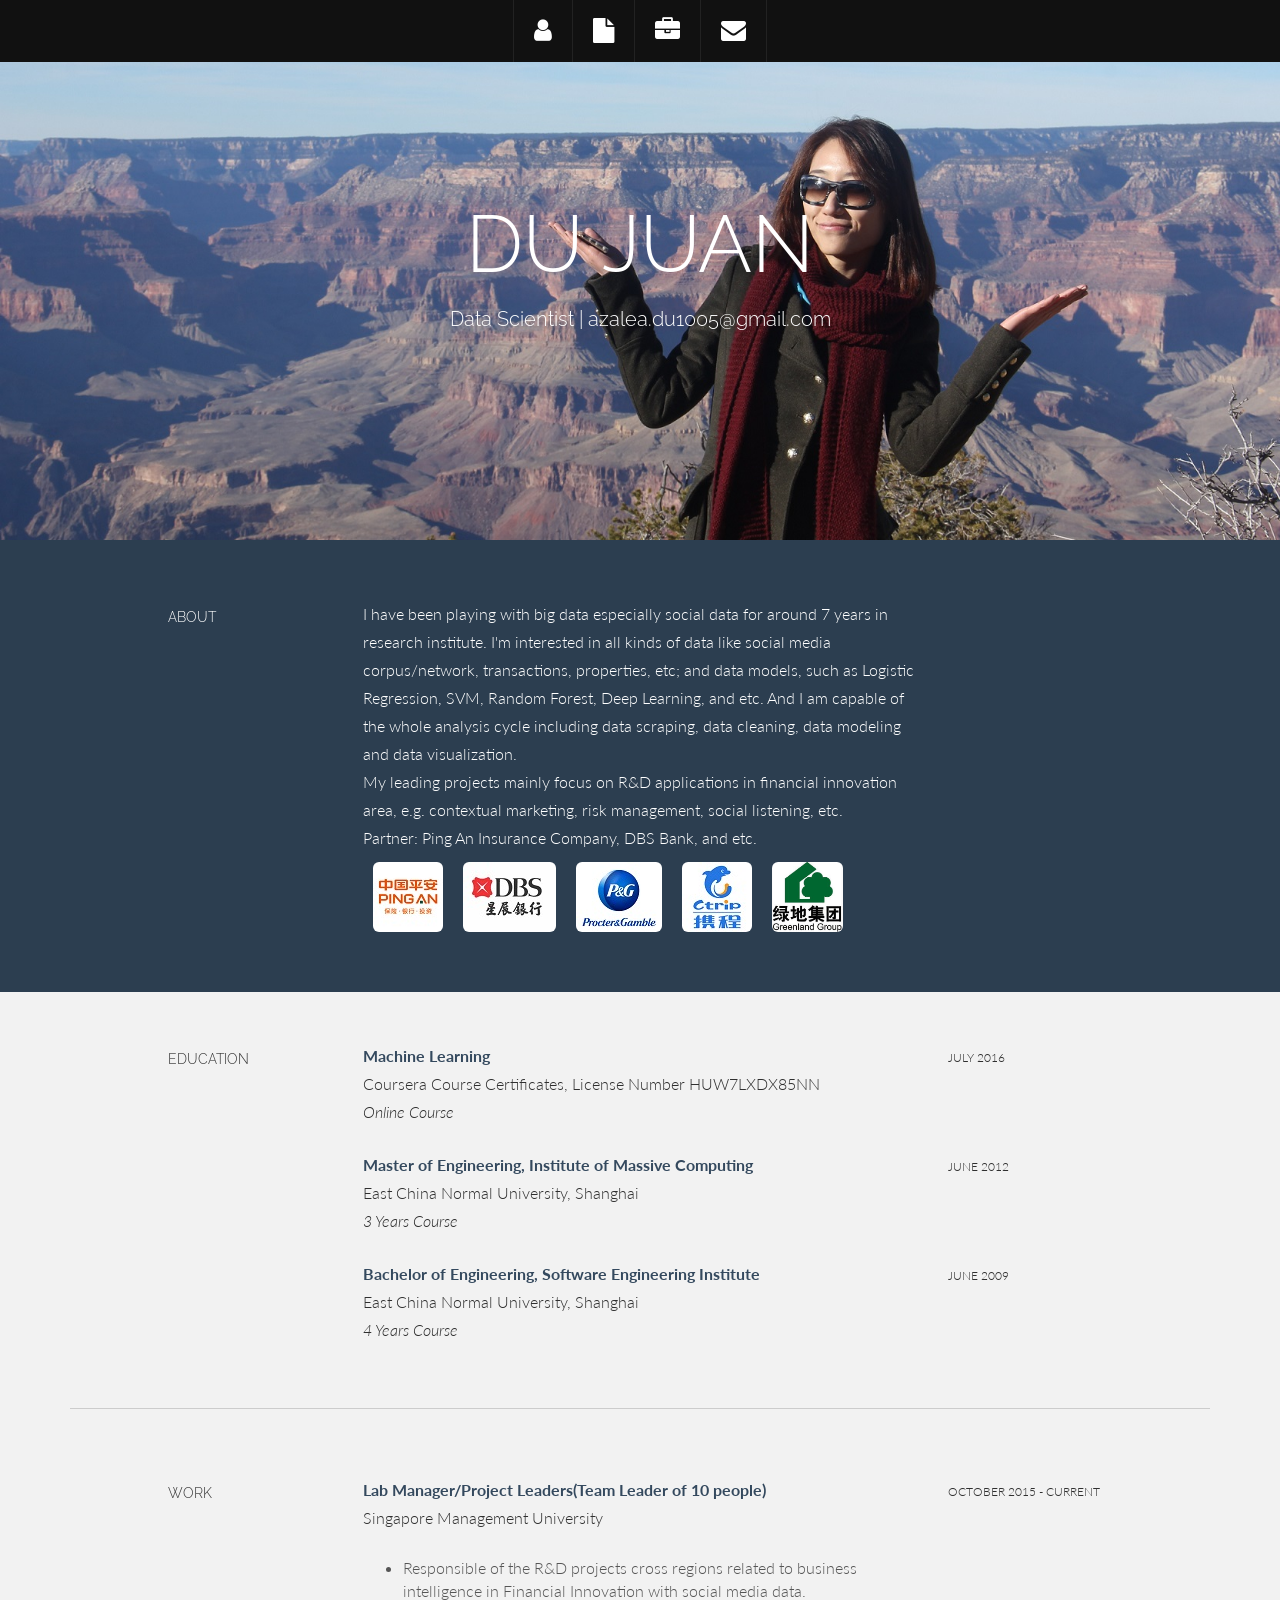
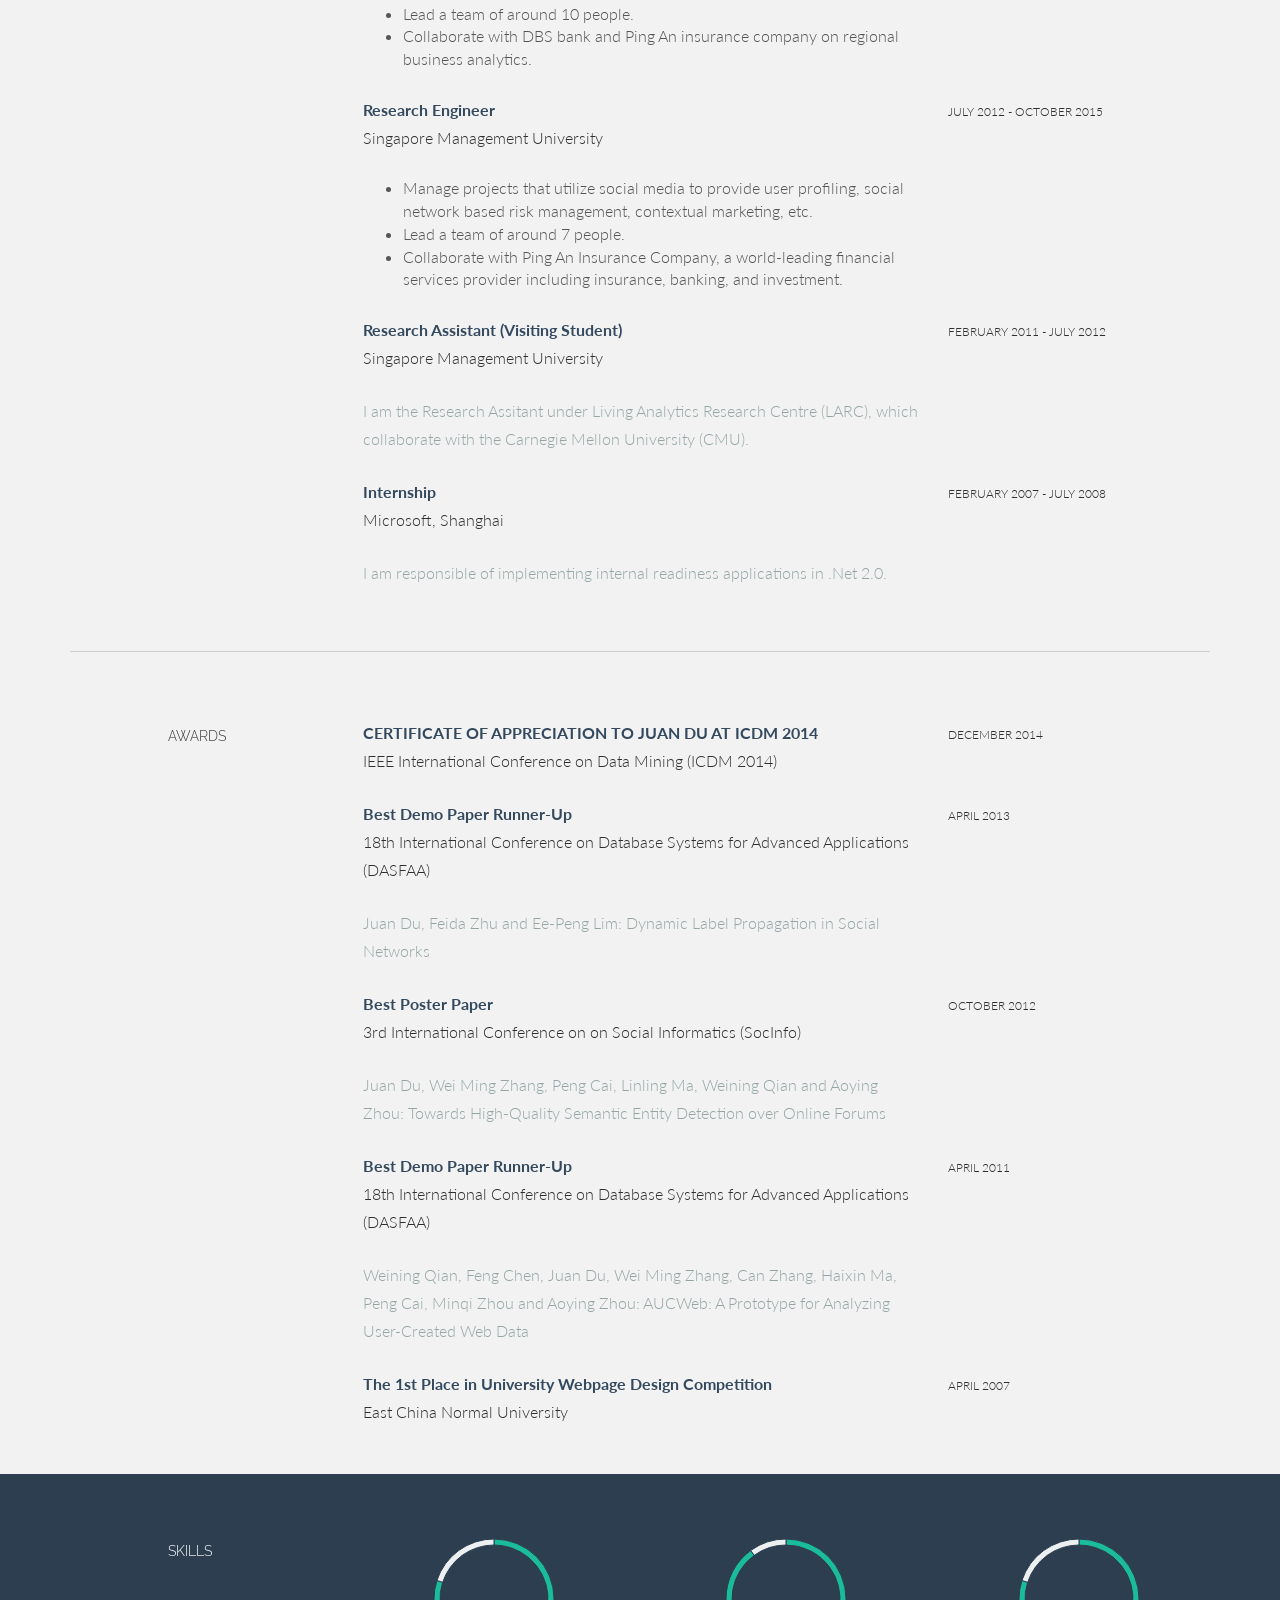
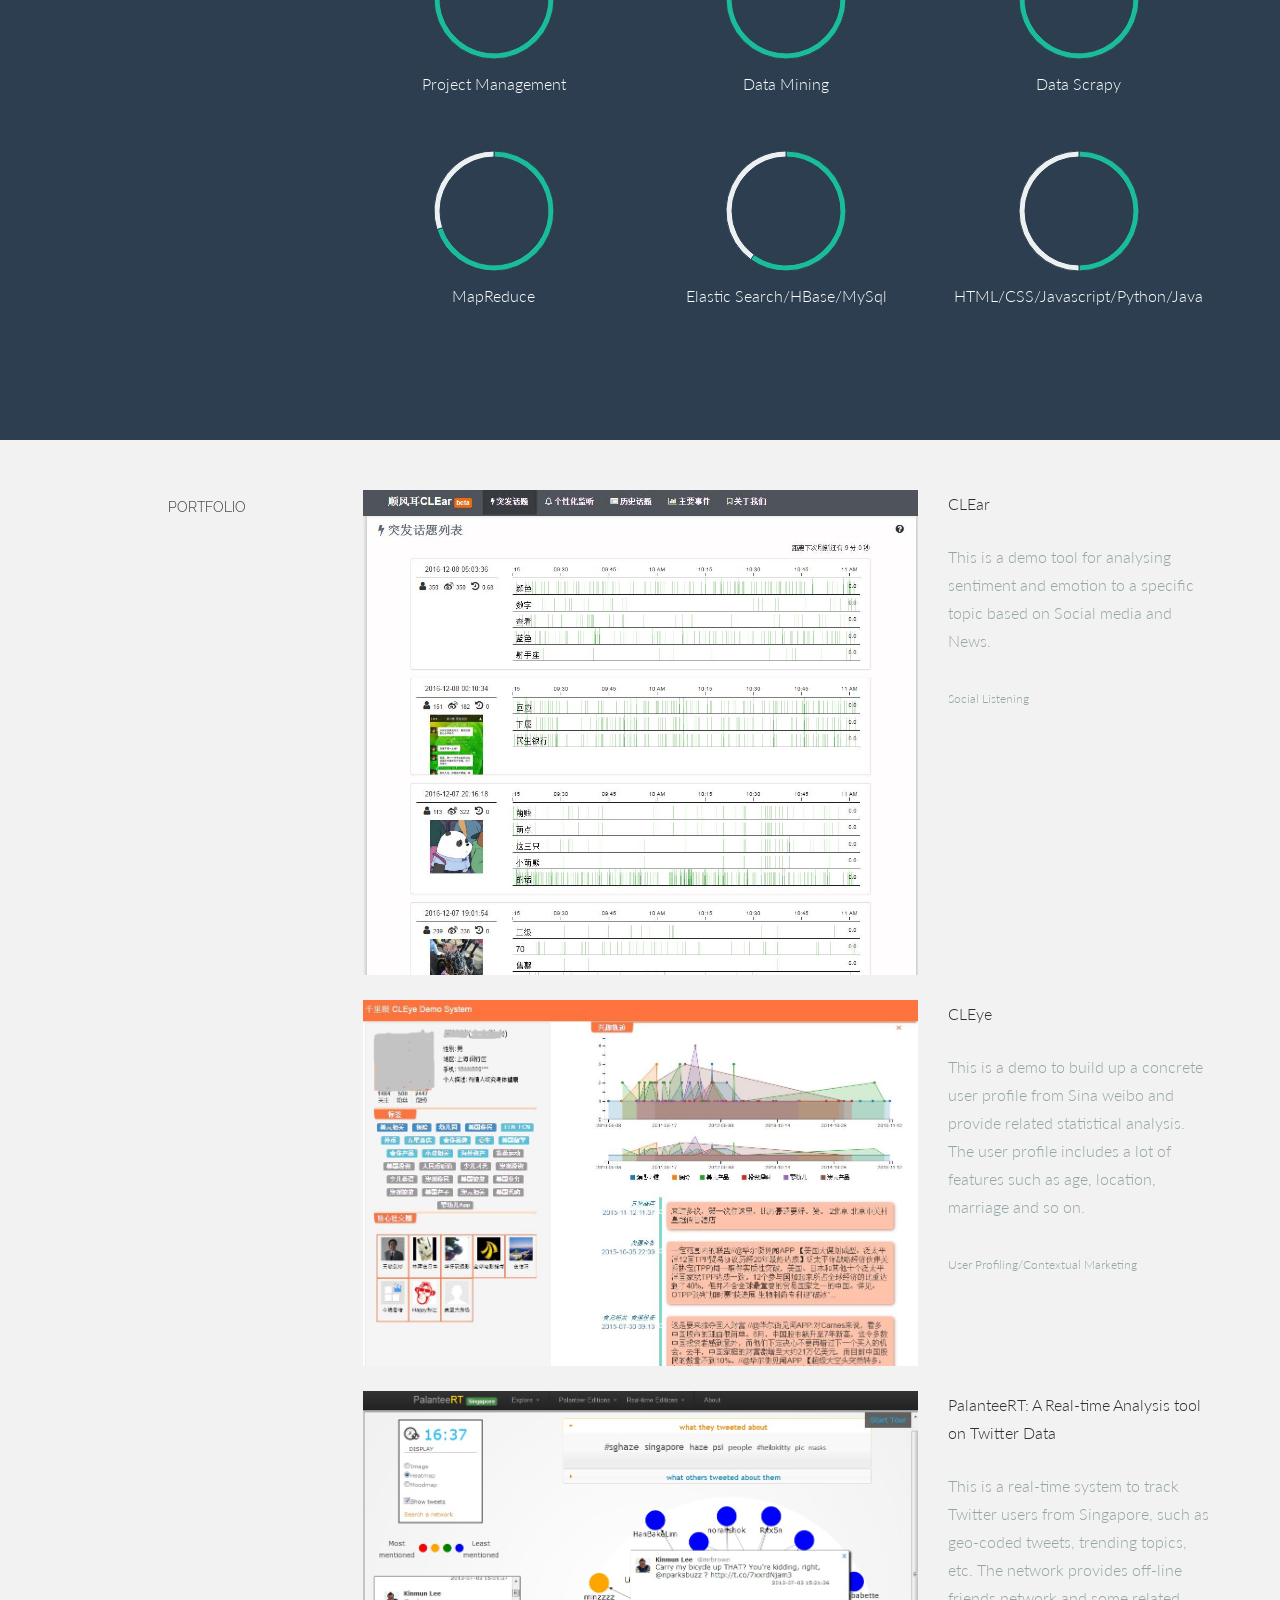
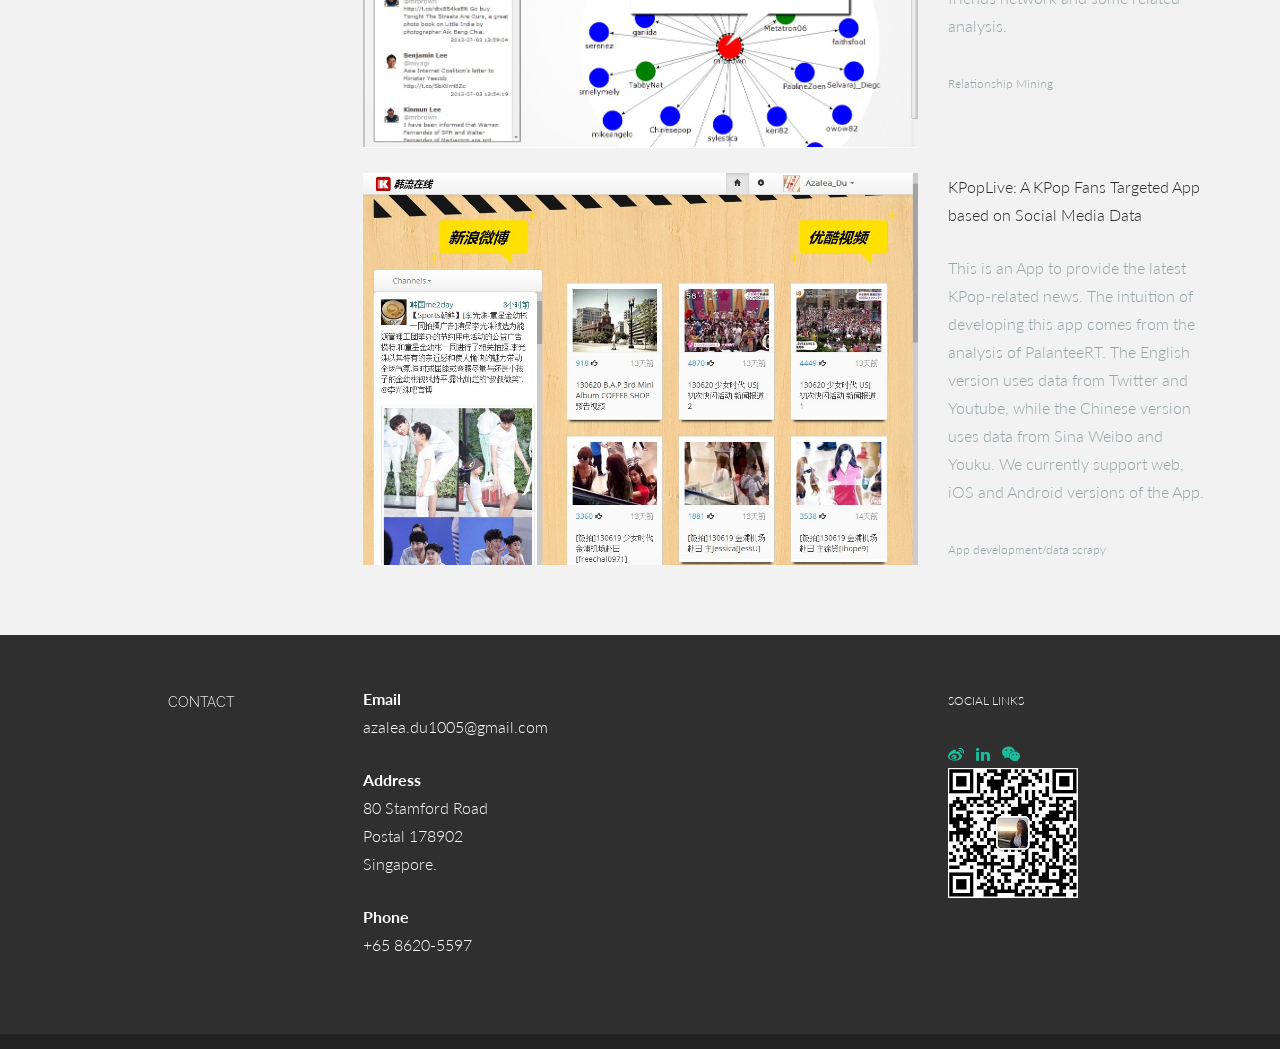
<file: index.html>
<!DOCTYPE html>
<html lang="en">
  <head>
    <meta charset="utf-8">
    <meta name="viewport" content="width=device-width, initial-scale=1.0">
    <meta name="description" content="DU Juan, data mining, project management, SMU, big data">
    <meta name="author" content="DU Juan">
    <link rel="shortcut icon" href="assets/ico/dj.png">

    <title>DU Juan - Welcome to my homepage</title>

    <!-- Bootstrap core CSS -->
    <link href="assets/css/bootstrap.css" rel="stylesheet">

    <!-- Custom styles for this template -->
    <link href="assets/css/main.css" rel="stylesheet">
    
	<link rel="stylesheet" href="assets/css/font-awesome.min.css">
    
    <link href='http://fonts.googleapis.com/css?family=Lato:300,400,700,300italic,400italic' rel='stylesheet' type='text/css'>
    <link href='http://fonts.googleapis.com/css?family=Raleway:400,300,700' rel='stylesheet' type='text/css'>
    
    <script src="assets/js/jquery.min.js"></script>
    <script type="text/javascript" src="assets/js/smoothscroll.js"></script> 
    <script src="assets/js/Chart.js"></script>

    <!-- HTML5 shim and Respond.js IE8 support of HTML5 elements and media queries -->
    <!--[if lt IE 9]>
      <script src="assets/js/html5shiv.js"></script>
      <script src="assets/js/respond.min.js"></script>
    <![endif]-->
    <script>
	  (function(i,s,o,g,r,a,m){i['GoogleAnalyticsObject']=r;i[r]=i[r]||function(){
	  (i[r].q=i[r].q||[]).push(arguments)},i[r].l=1*new Date();a=s.createElement(o),
	  m=s.getElementsByTagName(o)[0];a.async=1;a.src=g;m.parentNode.insertBefore(a,m)
	  })(window,document,'script','https://www.google-analytics.com/analytics.js','ga');

	  ga('create', 'UA-59214286-2', 'auto');
	  ga('send', 'pageview');

	</script>
	
	<script type="text/javascript" src="http://counter8.01counter.com/private/countertab.js?c=3663188ff0e54980b6278e081dcd8c38"></script>
		<noscript><a href="http://www.freecounterstat.com" title="visit counter"><img src="http://counter8.01counter.com/private/freecounterstat.php?c=3663188ff0e54980b6278e081dcd8c38" border="0" title="visit counter" alt="visit counter"></a>
</noscript>
  </head>
	
  <body data-spy="scroll" data-offset="0" data-target="#nav">
		<div id="section-topbar">
		<div id="topbar-inner">
			<div class="container">
				<div class="row">
					<div class="dropdown">
						<ul id="nav" class="nav">
							<li class="menu-item"><a class="smoothScroll" href="#about" title="About"><i class="fa fa-user"></i></a></li>
							<li class="menu-item"><a class="smoothScroll" href="#resume" title="Resume"><i class="fa fa-file"></i></a></li>
							<li class="menu-item"><a class="smoothScroll" href="#work" title="Works"><i class="fa fa-briefcase"></i></a></li>
							<li class="menu-item"><a class="smoothScroll" href="#contact" title="Contact"><i class="fa fa-envelope"></i></a></li>
						</ul><!--/ uL#nav -->
					</div><!-- /.dropdown -->

					<div class="clear"></div>
				</div><!--/.row -->
			</div><!--/.container -->

			<div class="clear"></div>
		</div><!--/ #topbar-inner -->
	</div><!--/ #section-topbar -->
	
	<div id="headerwrap">
		<div class="container">
			<div class="row centered">
				<div class="col-lg-12">
					<h1>DU JUAN</h1>
					<h3>Data Scientist | azalea.du1005@gmail.com</h3>
				</div><!--/.col-lg-12 -->
			</div><!--/.row -->
		</div><!--/.container -->
	</div><!--/.#headerwrap -->
	

	<section id="about" name="about"></section>
	<div id="intro">
		<div class="container">
			<div class="row">
				
				<div class="col-lg-2 col-lg-offset-1">
					<h5>ABOUT</h5>
				</div>
				<div class="col-lg-6">
					<p>I have been playing with big data especially social data for around 7 years in research institute. 
					I'm interested in all kinds of data like social media corpus/network, transactions, properties, etc; and data models, such as Logistic Regression, SVM, Random Forest, Deep Learning, and etc. And I am capable of the whole analysis cycle including data scraping, data cleaning, data modeling and data visualization. <br/>
					My leading projects mainly focus on R&D applications in financial innovation area, e.g. contextual marketing, risk management, social listening, etc. <br/>
					Partner: Ping An Insurance Company, DBS Bank, and etc. <br/>
					<img src="assets/img/pingan.png" class="img-responsive img-rounded" alt="Ping An Insurance Company">
					<img src="assets/img/dbs.jpg" class="img-responsive img-rounded" alt="DBS Banking Services">
					<img src="assets/img/pg.jpg" class="img-responsive img-rounded" alt="P&G">
					<img src="assets/img/ctrip.jpg" class="img-responsive img-rounded" alt="Ctrip">
					<img src="assets/img/lvdi.jpg" class="img-responsive img-rounded" alt="Lv Di Group"></p>
				</div>
				<div class="col-lg-3">
					<p></p>
				</div>
				
			</div><!--/.row -->
		</div><!--/.container -->
	</div><!--/ #intro -->


	<section id="resume" name="resume"></section>
	<!--EDUCATION DESCRIPTION -->
	<div class="container desc">
		<div class="row">

				<div class="col-lg-2 col-lg-offset-1">
					<h5>EDUCATION</h5>
				</div>
				<div class="col-lg-6">
					<p><t>Machine Learning</t><br/>
					Coursera Course Certificates, License Number HUW7LXDX85NN <br/>
						<i>Online Course</i>
					</p>
				</div>
				<div class="col-lg-3">
					<p><sm>JULY 2016</sm><br/>
					</p>
				</div>
				
				<div class="col-lg-6 col-lg-offset-3">
					<p><t>Master of Engineering, Institute of Massive Computing</t><br/>
						East China Normal University, Shanghai <br/>
						<i>3 Years Course</i>
					</p>
				</div>
				<div class="col-lg-3">
					<p><sm>JUNE 2012</sm><br/>
					</p>
				</div>
	
				<div class="col-lg-6 col-lg-offset-3">
					<p><t>Bachelor of Engineering, Software Engineering Institute</t><br/>
				 	East China Normal University, Shanghai <br/>
						<i>4 Years Course</i>
					</p>
				</div>
				<div class="col-lg-3">
					<p><sm>JUNE 2009</sm></p>
				</div>
	
		</div><!--/.row -->
		<br>
		<hr>
	</div><!--/.container -->
	
	
	<!--WORK DESCRIPTION -->
	<div class="container desc">
		<div class="row">

				<div class="col-lg-2 col-lg-offset-1">
					<h5>WORK</h5>
				</div>
				<div class="col-lg-6">
					<p><t>Lab Manager/Project Leaders(Team Leader of 10 people)</t><br/>
						Singapore Management University <br/>
					</p>
					<p><more>
						<ul>
							<li>	Responsible of the R&D projects cross regions related to business intelligence in Financial Innovation with social media data. </li>
							<li>	Lead a team of around 10 people. </li>
							<li>	Collaborate with DBS bank and Ping An insurance company on regional business analytics. </li>
						</ul>
 						</more>
 					</p>
				</div>
				<div class="col-lg-3">
					<p><sm>OCTOBER 2015 - CURRENT</sm></p>
				</div>
	
				<div class="col-lg-6 col-lg-offset-3">
					<p><t>Research Engineer</t><br/>
						Singapore Management University <br/>
					</p>
					<p><more>
						<ul>
							<li>	Manage projects that utilize social media to provide user profiling, social network based risk management, contextual marketing, etc.  </li>
							<li>	Lead a team of around 7 people. </li>
							<li>	Collaborate with Ping An Insurance Company, a world-leading financial services provider including insurance, banking, and investment.  </li>
						</ul>
						</more>
					</p>
				</div>
				<div class="col-lg-3">
					<p><sm>JULY 2012 - OCTOBER 2015</sm></p>
				</div>
				
				<div class="col-lg-6 col-lg-offset-3">
					<p><t>Research Assistant (Visiting Student)</t><br/>
						Singapore Management University <br/>
					</p>
					<p><more>I am the Research Assitant under Living Analytics Research Centre (LARC), which collaborate with the Carnegie Mellon University (CMU). </more></p>
				</div>
				<div class="col-lg-3">
					<p><sm>FEBRUARY 2011 - JULY 2012</sm></p>
				</div>

				<div class="col-lg-6 col-lg-offset-3">
					<p><t>Internship</t><br/>
						Microsoft, Shanghai <br/>
					</p>
					<p><more>I am responsible of implementing internal readiness applications in .Net 2.0.</more></p>
				</div>
				<div class="col-lg-3">
					<p><sm>FEBRUARY 2007 - JULY 2008</sm></p>
				</div>
		</div><!--/.row -->
		<br>
		<hr>
	</div><!--/.container -->


	<!--AWARDS DESCRIPTION -->
	<div class="container desc">
		<div class="row">
				<div class="col-lg-2 col-lg-offset-1">
					<h5>AWARDS</h5>
				</div>
				<div class="col-lg-6">
					<p><t>CERTIFICATE OF APPRECIATION TO JUAN DU AT ICDM 2014</t><br/>
					 IEEE International Conference on Data Mining (ICDM 2014) <br/>
					</p>
				</div>
				<div class="col-lg-3">
					<p><sm>DECEMBER 2014</sm></p>
				</div>
	
				<div class="col-lg-6 col-lg-offset-3">
					<p><t>Best Demo Paper Runner-Up</t><br/>
					 18th International Conference on Database Systems for Advanced Applications (DASFAA)
					</p>
					<p><more>Juan Du, Feida Zhu and Ee-Peng Lim: Dynamic Label Propagation in Social Networks </more></p>
				</div>
				<div class="col-lg-3">
					<p><sm>APRIL 2013</sm></p>
				</div>
				
				<div class="col-lg-6 col-lg-offset-3">
					<p><t>Best Poster Paper</t><br/>
					 3rd International Conference on on Social Informatics (SocInfo)
					</p>
					<p><more>Juan Du, Wei Ming Zhang, Peng Cai, Linling Ma, Weining Qian and Aoying Zhou: Towards High-Quality Semantic Entity Detection over Online Forums </more></p> 
				</div>
				<div class="col-lg-3">
					<p><sm>OCTOBER 2012</sm></p>
				</div>
				
				<div class="col-lg-6 col-lg-offset-3">
					<p><t>Best Demo Paper Runner-Up</t><br/>
					 18th International Conference on Database Systems for Advanced Applications (DASFAA)
					</p>
					<p><more>Weining Qian, Feng Chen, Juan Du, Wei Ming Zhang, Can Zhang, Haixin Ma, Peng Cai, Minqi Zhou and Aoying Zhou: AUCWeb: A Prototype for Analyzing User-Created Web Data </more></p> 
				</div>
				<div class="col-lg-3">
					<p><sm>APRIL 2011</sm></p>
				</div>
				
				<div class="col-lg-6 col-lg-offset-3">
					<p><t>The 1st Place in University Webpage Design Competition</t><br/>
					 East China Normal University
					</p>
				</div>
				<div class="col-lg-3">
					<p><sm>APRIL 2007</sm></p>
				</div>
		</div><!--/.row -->
		<br>
	</div><!--/.container -->
	
	
	<!--SKILLS DESCRIPTION -->
	<div id="skillswrap">
		<div class="container">
			<div class="row">
					<div class="col-lg-2 col-lg-offset-1">
						<h5>SKILLS</h5>
					</div>
					<div class="col-lg-3 centered">
						<canvas id="dataminging" height="130" width="130"></canvas>
						<p>Project Management</p>
						<br>
						<script>
							var doughnutData = [
									{
										value: 80,
										color:"#1abc9c"
									},
									{
										value : 20,
										color : "#ecf0f1"
									}
								];
								var myDoughnut = new Chart(document.getElementById("dataminging").getContext("2d")).Doughnut(doughnutData);
						</script>
					</div>
					<div class="col-lg-3 centered">
						<canvas id="sna" height="130" width="130"></canvas>
						<p>Data Mining</p>
						<br>
						<script>
							var doughnutData = [
									{
										value: 90,
										color:"#1abc9c"
									},
									{
										value : 10,
										color : "#ecf0f1"
									}
								];
								var myDoughnut = new Chart(document.getElementById("sna").getContext("2d")).Doughnut(doughnutData);
						</script>
					</div>
					<div class="col-lg-3 centered">
						<canvas id="datascrapy" height="130" width="130"></canvas>
						<p>Data Scrapy</p>
						<br>
						<script>
							var doughnutData = [
									{
										value: 80,
										color:"#1abc9c"
									},
									{
										value : 20,
										color : "#ecf0f1"
									}
								];
								var myDoughnut = new Chart(document.getElementById("datascrapy").getContext("2d")).Doughnut(doughnutData);
						</script>
					</div>
					
					<div class="col-lg-3 col-lg-offset-3 centered">
						<canvas id="MapReduce" height="130" width="130"></canvas>
						<p>MapReduce</p>
						<br>
						<script>
							var doughnutData = [
									{
										value: 70,
										color:"#1abc9c"
									},
									{
										value : 30,
										color : "#ecf0f1"
									}
								];
								var myDoughnut = new Chart(document.getElementById("MapReduce").getContext("2d")).Doughnut(doughnutData);
						</script>
					</div>
					<div class="col-lg-3 centered">
						<canvas id="db" height="130" width="130"></canvas>
						<p>Elastic Search/HBase/MySql</p>
						<br>
						<script>
							var doughnutData = [
									{
										value: 60,
										color:"#1abc9c"
									},
									{
										value : 40,
										color : "#ecf0f1"
									}
								];
								var myDoughnut = new Chart(document.getElementById("db").getContext("2d")).Doughnut(doughnutData);
						</script>
					</div>
					<div class="col-lg-3 centered">
						<canvas id="html" height="130" width="130"></canvas>
						<p>HTML/CSS/Javascript/Python/Java</p>
						<br>
						<script>
							var doughnutData = [
									{
										value: 50,
										color:"#1abc9c"
									},
									{
										value : 50,
										color : "#ecf0f1"
									}
								];
								var myDoughnut = new Chart(document.getElementById("html").getContext("2d")).Doughnut(doughnutData);
						</script>
					</div>

			</div><!--/.row -->
			<br>
		</div><!--/.container -->
	</div><!--/ #skillswrap -->



	<section id="work" name="work"></section>
	<!--PORTFOLIO DESCRIPTION -->
	<div class="container desc">
		<div class="row">
				<div class="col-lg-2 col-lg-offset-1">
					<h5>PORTFOLIO</h5>
				</div>
				<div class="col-lg-6">
					<p><img class="img-responsive" src="assets/img/shunfenger.jpg" alt=""></p>
				</div>
				<div class="col-lg-3">
					<p>CLEar</p>
				<p><more>This is a demo tool for analysing sentiment and emotion to a specific topic based on Social media and News. <br/><br/>
					<sm><i class="icon-tag"></i>Social Listening</sm></more> 
				</p>
				</div>
	
				<div class="col-lg-6 col-lg-offset-3">
					<p><img class="img-responsive" src="assets/img/CLEye.jpg" alt=""></p>
				</div>
				<div class="col-lg-3">
						<p>CLEye</p>
					<p><more>This is a demo to build up a concrete user profile from Sina weibo and provide related statistical analysis. The user profile includes a lot of features such as age, location, marriage and so on.<br/><br/>
						<sm><i class="icon-tag"></i> User Profiling/Contextual Marketing </sm></more> 
					</p>
				</div>
				
				<div class="col-lg-6 col-lg-offset-3">
					<p><img class="img-responsive" src="assets/img/palanteert.jpg" alt=""></p>
				</div>
				<div class="col-lg-3">
						<p>PalanteeRT: A Real-time Analysis tool on Twitter Data</p>
					<p><more>This is a real-time system to track Twitter users from Singapore, such as geo-coded tweets, trending topics, etc. The network provides off-line friends network and some related analysis.<br/><br/>
						<sm><i class="icon-tag"></i> Relationship Mining </sm></more> 
					</p>
				</div>
				
				<div class="col-lg-6 col-lg-offset-3">
					<p><img class="img-responsive" src="assets/img/kpop.jpg" alt=""></p>
				</div>
				<div class="col-lg-3">
						<p>KPopLive: A KPop Fans Targeted App based on Social Media Data</p>
					<p><more>This is an App to provide the latest KPop-related news. The intuition of developing this app comes from the analysis of PalanteeRT. The English version uses data from Twitter and Youtube, while the Chinese version uses data from Sina Weibo and Youku. We currently support web, iOS and Android versions of the App.<br/><br/>
						<sm><i class="icon-tag"></i> App development/data scrapy </sm></more> 
					</p>
				</div>
		
		</div><!--/.row -->
		<br>
		<br>
	</div><!--/.container -->
	


	<section id="contact" name="contact"></section>
	<!--FOOTER DESCRIPTION -->
	<div id="footwrap">
		<div class="container">
			<div class="row">
			
				<div class="col-lg-2 col-lg-offset-1">
					<h5>CONTACT</h5>
				</div>
				<div class="col-lg-6">
					<p><t>Email</t><br/>
					  azalea.du1005@gmail.com <br/>
					</p>
					<p><t>Address</t><br/>
					    80 Stamford Road <br/>
						Postal 178902 <br/>
						Singapore. <br/>
					</p>
					<p><t>Phone</t><br/>
						+65 8620-5597 <br/>
					</p>
				</div>
				<div class="col-lg-3">
					<p><sm>SOCIAL LINKS</sm></p>
					<p>
						<a href="http://www.weibo.com/azaleadoo"><i class="fa fa-weibo"></i></a>
						<a href="https://www.linkedin.com/in/juan-du-527b3a7b"><i class="fa fa-linkedin"></i></a>
						<a href="#"><i class="fa fa-weixin"></i></a>
						<img src="assets/img/wechat.jpg" class="img-responsive" alt="Wechat QR Code"></p>

					</p>
				</div>
			</div><!--/.row -->
		</div><!--/.container -->
	</div><!--/ #footer -->
	
	<div id="c">
		<div class="container">
		 <!-- 	<p>Created by <a href="http://www.blacktie.co">BLACKTIE.CO</a></p> -->
		
		</div>
	</div>
	

    <!-- Bootstrap core JavaScript
    ================================================== -->
    <!-- Placed at the end of the document so the pages load faster -->
    <script src="assets/js/bootstrap.js"></script>
  </body>
</html>
</file>
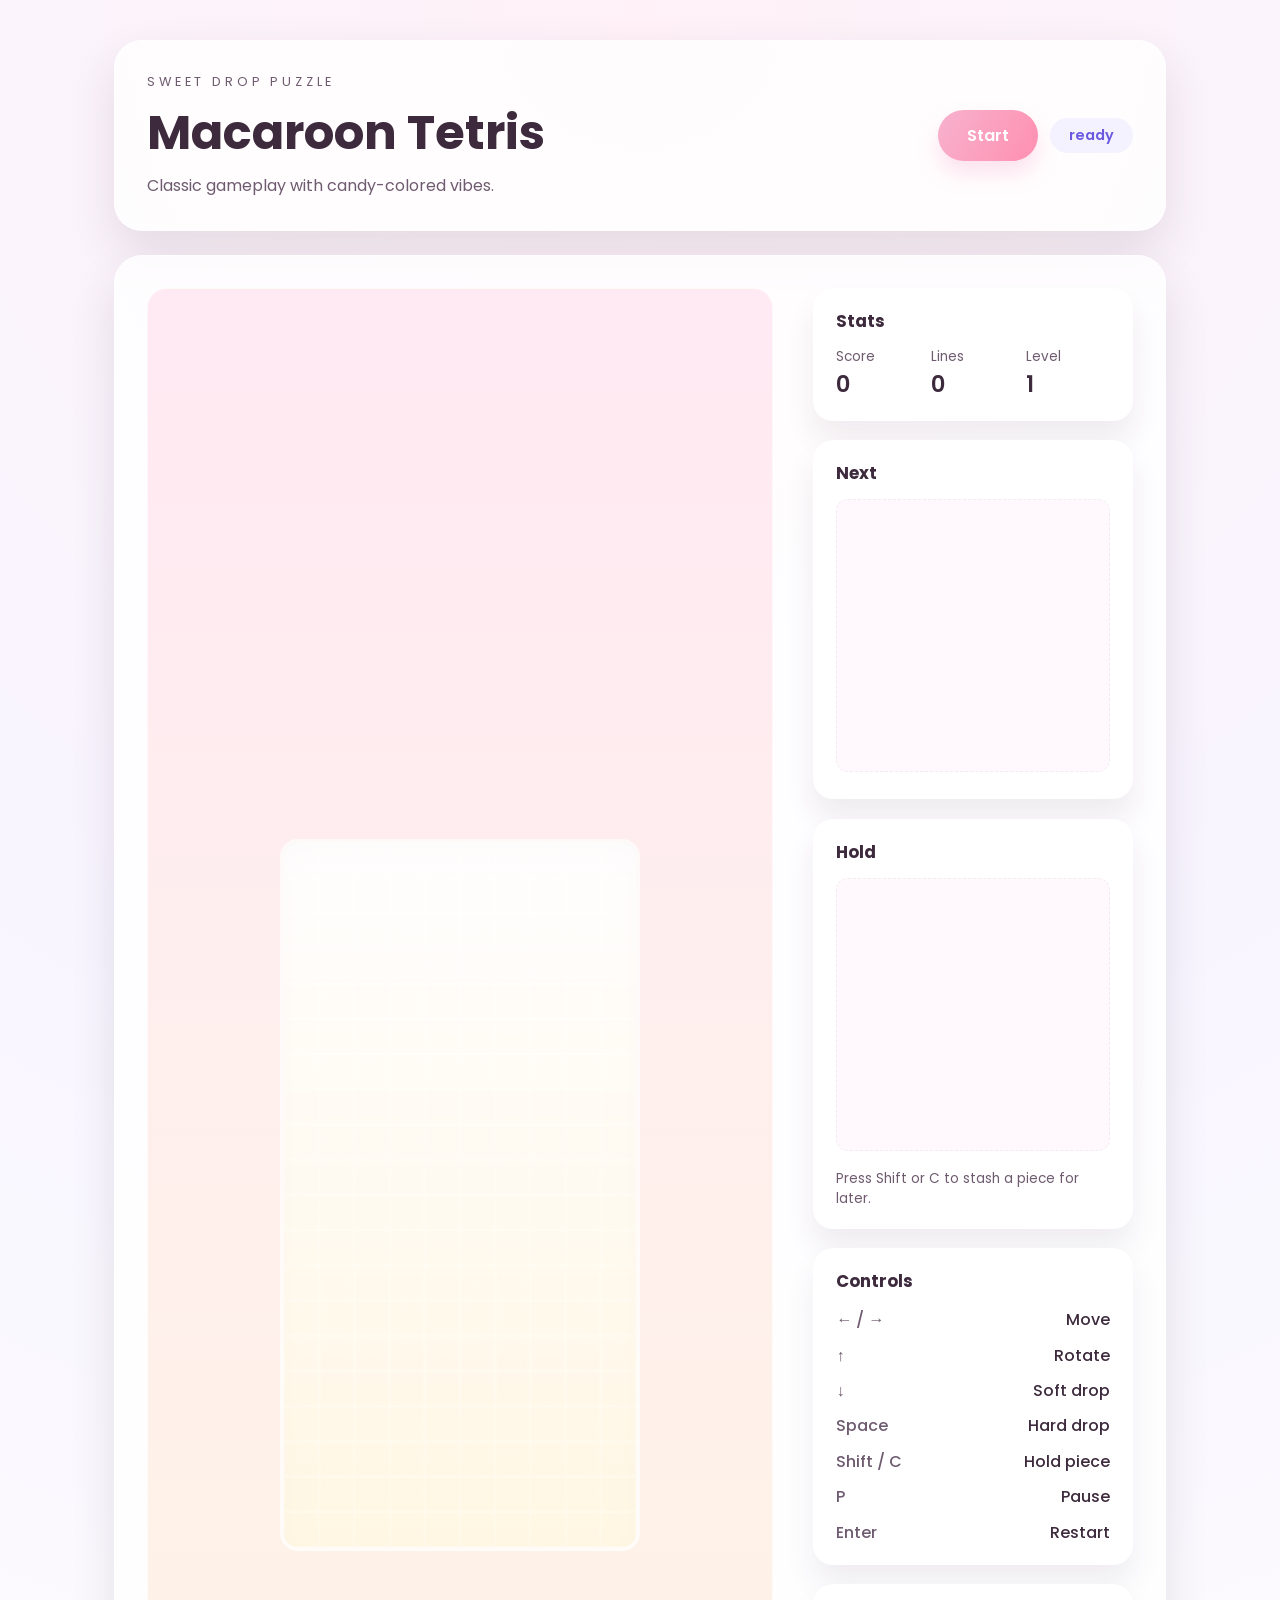
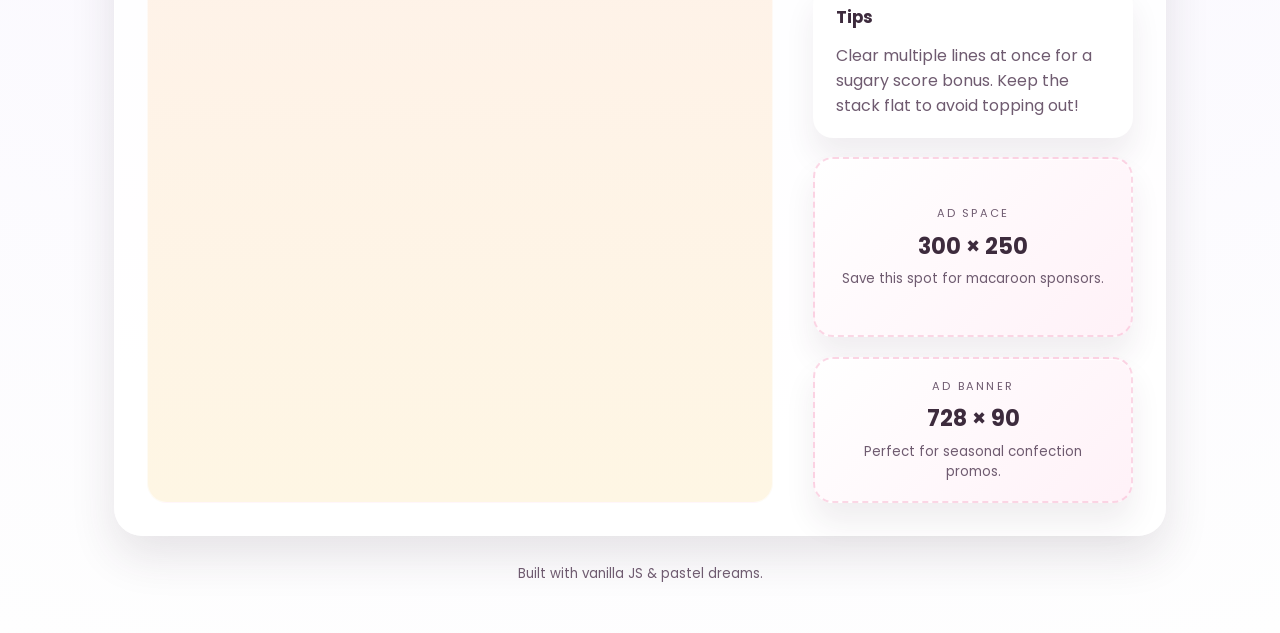
<file: web/macaroon-tetris/index.html>
<!DOCTYPE html>
<html lang="en">
  <head>
    <meta charset="UTF-8" />
    <meta name="viewport" content="width=device-width, initial-scale=1" />
    <title>Macaroon Tetris</title>
    <link rel="preconnect" href="https://fonts.googleapis.com" />
    <link rel="preconnect" href="https://fonts.gstatic.com" crossorigin />
    <link
      href="https://fonts.googleapis.com/css2?family=Poppins:wght@400;500;600&display=swap"
      rel="stylesheet"
    />
    <link rel="stylesheet" href="styles.css" />
  </head>
  <body>
    <div class="app">
      <header class="app__header">
        <div>
          <p class="eyebrow">sweet drop puzzle</p>
          <h1>Macaroon Tetris</h1>
          <p class="subtitle">Classic gameplay with candy-colored vibes.</p>
        </div>
        <div class="header-actions">
          <button id="toggle-btn" class="pill-btn" aria-pressed="false">
            Start
          </button>
          <span id="status-pill" class="status-pill status-pill--idle"
            >ready</span
          >
        </div>
      </header>

      <main class="game-shell">
        <section class="board-panel" aria-label="Game board">
          <canvas id="board" width="300" height="600"></canvas>
        </section>
        <aside class="info-panel">
          <div class="card stats">
            <h2>Stats</h2>
            <dl>
              <div>
                <dt>Score</dt>
                <dd id="score">0</dd>
              </div>
              <div>
                <dt>Lines</dt>
                <dd id="lines">0</dd>
              </div>
              <div>
                <dt>Level</dt>
                <dd id="level">1</dd>
              </div>
            </dl>
          </div>

          <div class="card preview">
            <h2>Next</h2>
            <canvas id="next" width="120" height="120"></canvas>
          </div>

          <div class="card hold">
            <h2>Hold</h2>
            <canvas
              id="hold"
              width="120"
              height="120"
              aria-label="Held piece preview"
            ></canvas>
            <p>Press Shift or C to stash a piece for later.</p>
          </div>

          <div class="card controls">
            <h2>Controls</h2>
            <ul>
              <li><span>← / →</span>Move</li>
              <li><span>↑</span>Rotate</li>
              <li><span>↓</span>Soft drop</li>
              <li><span>Space</span>Hard drop</li>
              <li><span>Shift / C</span>Hold piece</li>
              <li><span>P</span>Pause</li>
              <li><span>Enter</span>Restart</li>
            </ul>
          </div>

          <div class="card tips">
            <h2>Tips</h2>
            <p>
              Clear multiple lines at once for a sugary score bonus. Keep the
              stack flat to avoid topping out!
            </p>
          </div>

          <div
            class="card ad-slot ad-slot--medium"
            aria-label="Reserved advertisement slot 300 by 250"
          >
            <p class="ad-slot__eyebrow">Ad Space</p>
            <strong>300 × 250</strong>
            <small>Save this spot for macaroon sponsors.</small>
          </div>

          <div
            class="card ad-slot ad-slot--wide"
            aria-label="Reserved advertisement slot 728 by 90"
          >
            <p class="ad-slot__eyebrow">Ad Banner</p>
            <strong>728 × 90</strong>
            <small>Perfect for seasonal confection promos.</small>
          </div>
        </aside>
      </main>

      <footer class="app__footer">
        <small>Built with vanilla JS & pastel dreams.</small>
      </footer>
    </div>

    <script type="module" src="game.js"></script>
  </body>
</html>
</file>
<file: web/macaroon-tetris/styles.css>
:root {
  --bg: #fff7fb;
  --panel: #ffffffcc;
  --card-border: rgba(255, 255, 255, 0.6);
  --text: #3d2b3d;
  --muted: #6f5b70;
  --accent: #f7b2cd;
  --accent-strong: #ff8fb1;
  --shadow: 0 20px 45px rgba(61, 43, 61, 0.12);
  --radius-lg: 28px;
  --radius-md: 20px;
  --radius-sm: 12px;
}

* {
  box-sizing: border-box;
}

body {
  margin: 0;
  min-height: 100vh;
  font-family: "Poppins", "Avenir", "Segoe UI", sans-serif;
  background: radial-gradient(circle at top, #fff1f7, #f8f5ff 45%, #fefefe);
  color: var(--text);
}

.app {
  max-width: 1100px;
  margin: 0 auto;
  padding: 2.5rem 1.5rem 3rem;
}

.app__header,
.game-shell {
  background: var(--panel);
  border-radius: var(--radius-lg);
  border: 1px solid var(--card-border);
  box-shadow: var(--shadow);
  padding: 2rem;
}

.app__header {
  display: flex;
  justify-content: space-between;
  gap: 2rem;
  align-items: center;
  margin-bottom: 1.5rem;
}

.eyebrow {
  text-transform: uppercase;
  letter-spacing: 0.3em;
  font-size: 0.8rem;
  color: var(--muted);
  margin: 0 0 0.4rem;
}

h1 {
  margin: 0;
  font-size: clamp(2.2rem, 4vw, 3rem);
}

.subtitle {
  margin: 0.2rem 0 0;
  color: var(--muted);
}

.header-actions {
  display: flex;
  align-items: center;
  gap: 0.75rem;
}

.pill-btn {
  font: inherit;
  border: none;
  padding: 0.8rem 1.8rem;
  border-radius: 999px;
  cursor: pointer;
  background: linear-gradient(120deg, var(--accent), var(--accent-strong));
  color: white;
  font-weight: 600;
  box-shadow: 0 12px 20px rgba(247, 178, 205, 0.35);
  transition: transform 120ms ease, box-shadow 120ms ease;
}

.pill-btn:active {
  transform: translateY(2px);
  box-shadow: 0 8px 14px rgba(247, 178, 205, 0.5);
}

.status-pill {
  padding: 0.45rem 1.2rem;
  border-radius: 999px;
  font-size: 0.9rem;
  font-weight: 600;
  text-transform: lowercase;
}

.status-pill--idle {
  background: #f4f2ff;
  color: #6b5ae0;
}

.status-pill--running {
  background: #e0f7f2;
  color: #0e9b8a;
}

.status-pill--paused {
  background: #fff4d6;
  color: #c07b00;
}

.game-shell {
  display: grid;
  grid-template-columns: minmax(280px, 1fr) 320px;
  gap: 2.5rem;
}

.board-panel {
  background: linear-gradient(180deg, #ffe9f3 0%, #fef6e4 100%);
  border-radius: var(--radius-md);
  padding: 1.3rem;
  display: flex;
  justify-content: center;
  align-items: center;
  border: 1px solid var(--card-border);
}

#board {
  width: min(90vw, 420px);
  max-width: 360px;
  height: auto;
  background: rgba(255, 255, 255, 0.4);
  border-radius: 18px;
  border: 4px solid rgba(255, 255, 255, 0.5);
  box-shadow: inset 0 10px 30px rgba(61, 43, 61, 0.15);
}

.info-panel {
  display: flex;
  flex-direction: column;
  gap: 1.2rem;
}

.card {
  background: #ffffff;
  border-radius: var(--radius-md);
  border: 1px solid var(--card-border);
  padding: 1.2rem 1.4rem;
  box-shadow: inset 0 1px 0 rgba(255, 255, 255, 0.8),
    0 20px 30px rgba(61, 43, 61, 0.08);
}

.card h2 {
  margin: 0 0 0.8rem;
  font-size: 1.05rem;
}

.stats dl {
  display: grid;
  grid-template-columns: repeat(3, 1fr);
  margin: 0;
  gap: 0.7rem;
}

.stats dt {
  font-size: 0.85rem;
  color: var(--muted);
}

.stats dd {
  margin: 0;
  font-size: 1.4rem;
  font-weight: 600;
}

.preview canvas,
.hold canvas {
  width: 100%;
  height: auto;
  background: #fff9fd;
  border-radius: var(--radius-sm);
  border: 1px dashed rgba(0, 0, 0, 0.05);
}

.hold p {
  margin: 0.7rem 0 0;
  font-size: 0.85rem;
  color: var(--muted);
}

.controls ul {
  list-style: none;
  margin: 0;
  padding: 0;
  display: grid;
  gap: 0.65rem;
}

.controls li {
  display: flex;
  justify-content: space-between;
  font-weight: 500;
}

.controls span {
  font-feature-settings: "tnum";
  font-variant-numeric: tabular-nums;
  color: var(--muted);
}

.tips p {
  margin: 0;
  color: var(--muted);
}

.ad-slot {
  display: flex;
  flex-direction: column;
  justify-content: center;
  align-items: center;
  text-align: center;
  border: 2px dashed rgba(247, 178, 205, 0.5);
  background: linear-gradient(
    135deg,
    rgba(255, 255, 255, 0.9),
    rgba(255, 240, 247, 0.9)
  );
  gap: 0.4rem;
}

.ad-slot__eyebrow {
  text-transform: uppercase;
  letter-spacing: 0.2em;
  font-size: 0.7rem;
  color: var(--muted);
  margin: 0;
}

.ad-slot strong {
  font-size: 1.4rem;
}

.ad-slot small {
  color: var(--muted);
}

.ad-slot--medium {
  min-height: 180px;
}

.ad-slot--wide {
  min-height: 120px;
}

.app__footer {
  text-align: center;
  margin-top: 1.5rem;
  color: var(--muted);
}

@media (max-width: 960px) {
  .game-shell {
    grid-template-columns: 1fr;
  }

  .info-panel {
    flex-direction: row;
    flex-wrap: wrap;
  }

  .info-panel > .card {
    flex: 1 1 calc(50% - 0.6rem);
  }
}

@media (max-width: 640px) {
  .app__header,
  .game-shell {
    padding: 1.5rem;
  }

  .app__header {
    flex-direction: column;
    align-items: flex-start;
  }

  .info-panel > .card {
    flex: 1 1 100%;
  }

  #board {
    max-width: 100%;
  }
}
</file>
<file: assets/css/main.css>
/* Author: Carlos Alvarez
 * URL: http://alvarez.is
 *
 * Project Name: Kelvin - Free Bootstrap 3 Resume Theme
 * Version: 1.0
 * URL: http://blacktie.co
 */

body {
  background-color: #f2f2f2;
    font-family: "Lato";
    font-weight: 300;
    font-size: 16px;
    color: #555;

    -webkit-font-smoothing: antialiased;
    -webkit-overflow-scrolling: touch;
}

/* Titles */
h1, h2, h3, h4, h5, h6 {
    font-family: "Raleway";
    font-weight: 300;
    color: #333;
}


/* Paragraph & Typographic */
p {
    line-height: 28px;
    margin-bottom: 25px;
}

.centered {
    text-align: center;
}

/* Links */
a {
    color: #f85c37;
    word-wrap: break-word;

    -webkit-transition: color 0.1s ease-in, background 0.1s ease-in;
    -moz-transition: color 0.1s ease-in, background 0.1s ease-in;
    -ms-transition: color 0.1s ease-in, background 0.1s ease-in;
    -o-transition: color 0.1s ease-in, background 0.1s ease-in;
    transition: color 0.1s ease-in, background 0.1s ease-in;
}

a:hover,
a:focus {
    color: #7b7b7b;
    text-decoration: none;
    outline: 0;
}

a:before,
a:after {
    -webkit-transition: color 0.1s ease-in, background 0.1s ease-in;
    -moz-transition: color 0.1s ease-in, background 0.1s ease-in;
    -ms-transition: color 0.1s ease-in, background 0.1s ease-in;
    -o-transition: color 0.1s ease-in, background 0.1s ease-in;
    transition: color 0.1s ease-in, background 0.1s ease-in;
}

 hr {
    display: block;
    height: 1px;
    border: 0;
    border-top: 1px solid #ccc;
    margin: 1em 0;
    padding: 0;
}


/*---------------------------------------------------
	3.1 Topbar
---------------------------------------------------*/

#section-topbar {
	position: fixed;
	top: 0;
	left: 0;
	right: 0;
	z-index: 10000;
	overflow: visible;
	font: normal 16px/24px  'Open Sans', "Helvetica Neue", Helvetica, Arial, sans-serif;
}

#section-topbar a {
  color: #fff;
}

#topbar-inner {
	background: #111;
	line-height: 0;
	text-align: center;
}

/*
	Top Bar

	By default, top navigation bar uses "fixed" position
*/
#section-topbar ul#nav {
	display: inline-block;
	position: relative;
	margin: 0;
	padding: 0;

	border-right: 1px solid #222;

	/* For IE, the outcast */
	zoom:1;
	*display: inline;
}

#section-topbar ul#nav > li {
	display: block;
    float: left;
    padding: 0;
}


#section-topbar ul#nav a {
  display: block;
  font: normal 11px/18px "Helvetica Neue", Helvetica, Arial, sans-serif;
  text-decoration: none;
  padding: 18px 20px 18px 20px;
  border-left: 1px solid #222;
}

	#section-topbar ul#nav a:hover {
	  background: #222;
	  text-decoration: none;
	  border-left: 1px solid #111;
	}

	#section-topbar ul#nav .active a {
		background: #44bbaa;
		border-left: 1px solid #111;
	}

		#section-topbar ul#nav .active a:hover {
			background: #44bbaa;
		}
#section-topbar i {
	font-size: 25px;
}
/*---------------------------------------------------
	SECTION WRAPS
---------------------------------------------------*/

/* Header Wrap */
#headerwrap {
	background: url(../img/header.jpg) no-repeat center top;
	margin-top: 40px;
	padding-top:140px;
	text-align:center;
	background-attachment: relative;
	background-position: center center;
	min-height: 500px;
	width: 100%;
	
    -webkit-background-size: 100%;
    -moz-background-size: 100%;
    -o-background-size: 100%;
    background-size: 100%;

    -webkit-background-size: cover;
    -moz-background-size: cover;
    -o-background-size: cover;
    background-size: cover;
}

#headerwrap h1 {
	font-size: 80px;
	color: white;
}

#headerwrap h3 {
	font-size: 20px;
	color: white;
}

/* Intnro Wrap */

#intro {
	background: #2c3e50;
	padding-top: 60px;
	padding-bottom: 60px;
	color: white;
} 

#intro h5, p {
	color: white;
}

#intro i {
	color: white;
	font-size: 20px;
	padding-right: 8px;
	vertical-align: middle;
}


#skillswrap {
	background: #2c3e50;
	padding-top: 60px;
	padding-bottom: 60px;
	color: white;
}

#skillswrap h5, p {
	color: white;
}

#footwrap {
	background: #2f2f2f;
	padding-top: 50px;
	padding-bottom: 50px;
}

#footwrap p {
	color: white;
}

#footwrap h5 {
	color: white;
}


#footwrap t {
	font-weight: 700;
}

#footwrap i {
	padding-right: 8px;
	color: #1abc9c;
}

/* Copyright Wrap */

#c {
	background: #222222;
	padding-top: 15px;
	text-align: right;
}

#c p {
	color: white
}



/* Global Values */

.desc {
	padding-top: 50px;
}

.desc p {
	color: #2f2f2f;
}

.desc t {
	color: #34495e;
	font-weight: 700;
}

.desc imp {
	padding: 6px;
	color: white;
	background: #34495e;
}

.desc more {
	color: #95a5a6;
}


sm {
	font-size: 12px;
}

#intro img{
	height: 70px;
	float: left;
	margin-right: 10px;
	margin-top:10px;
	margin-left:10px;
}

.menu-item img{
	margin-bottom: -5px;
    margin-top: -5px;
}
</file>
